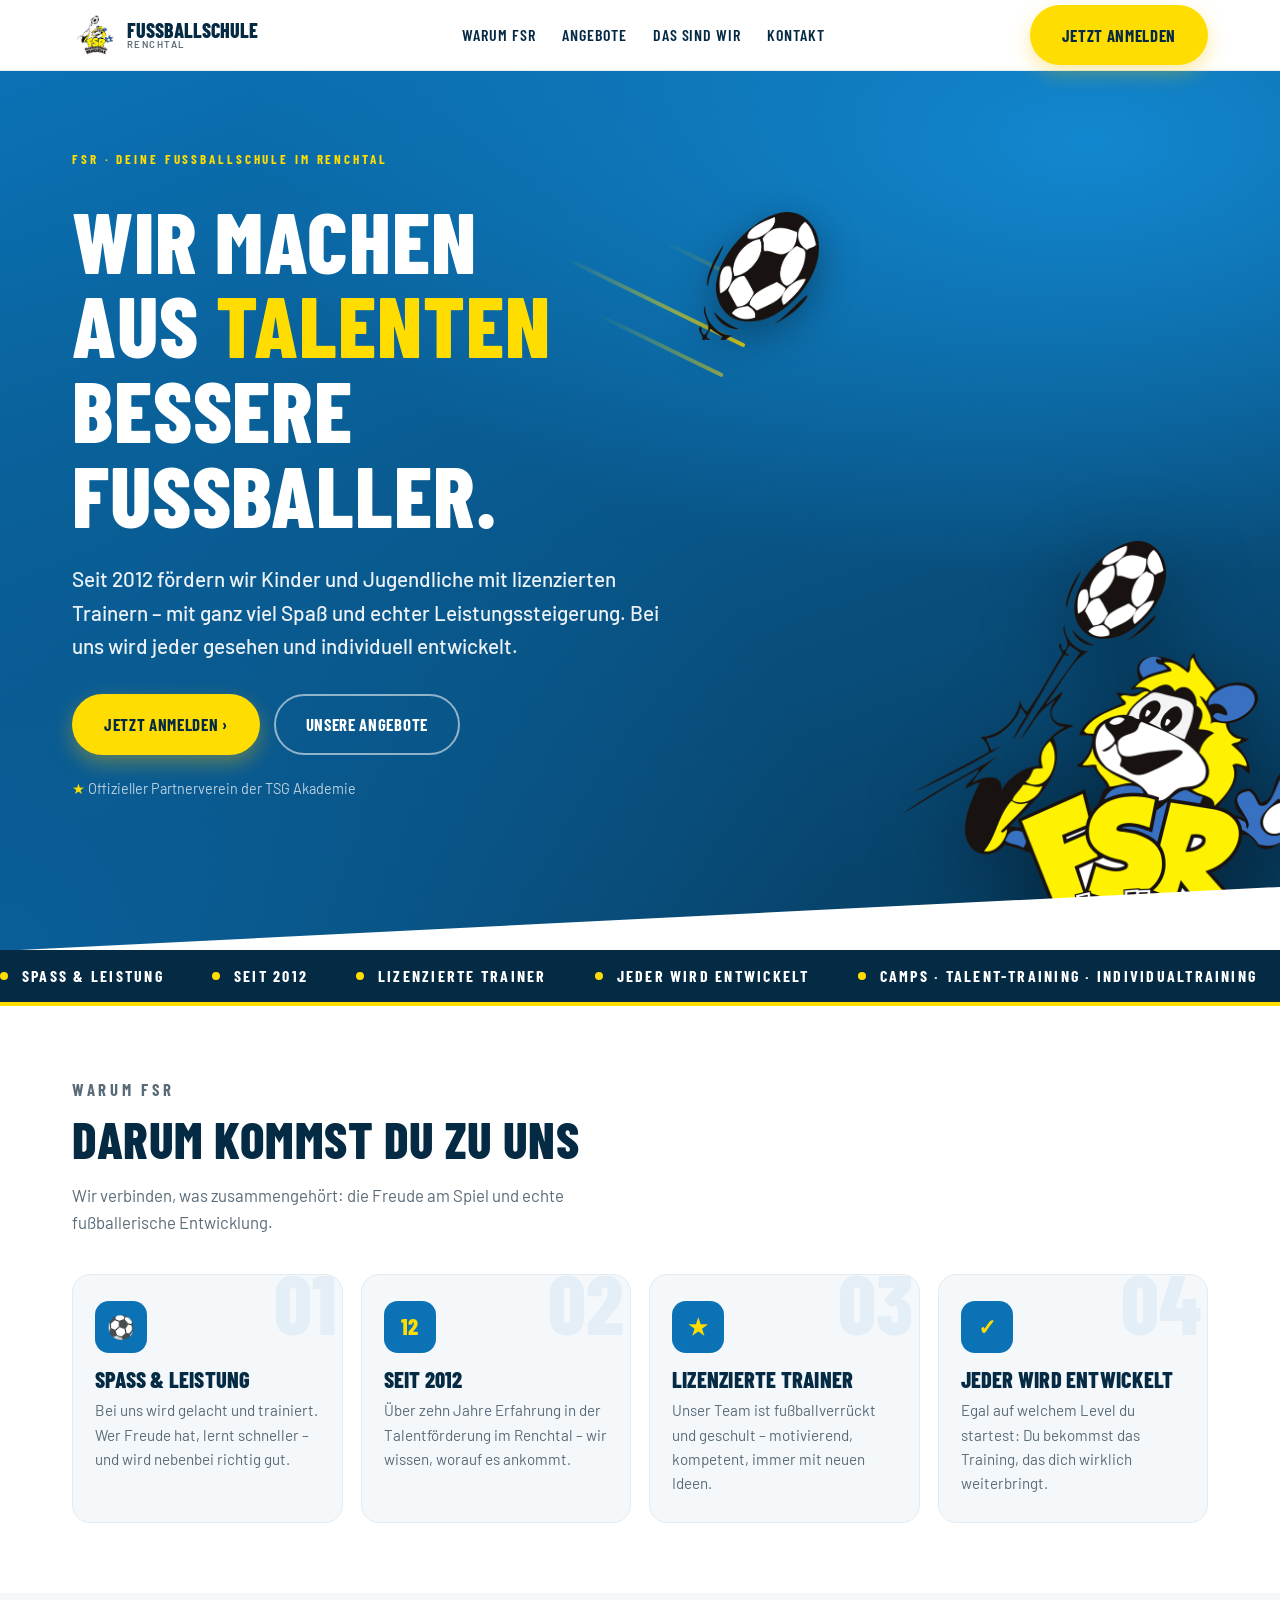
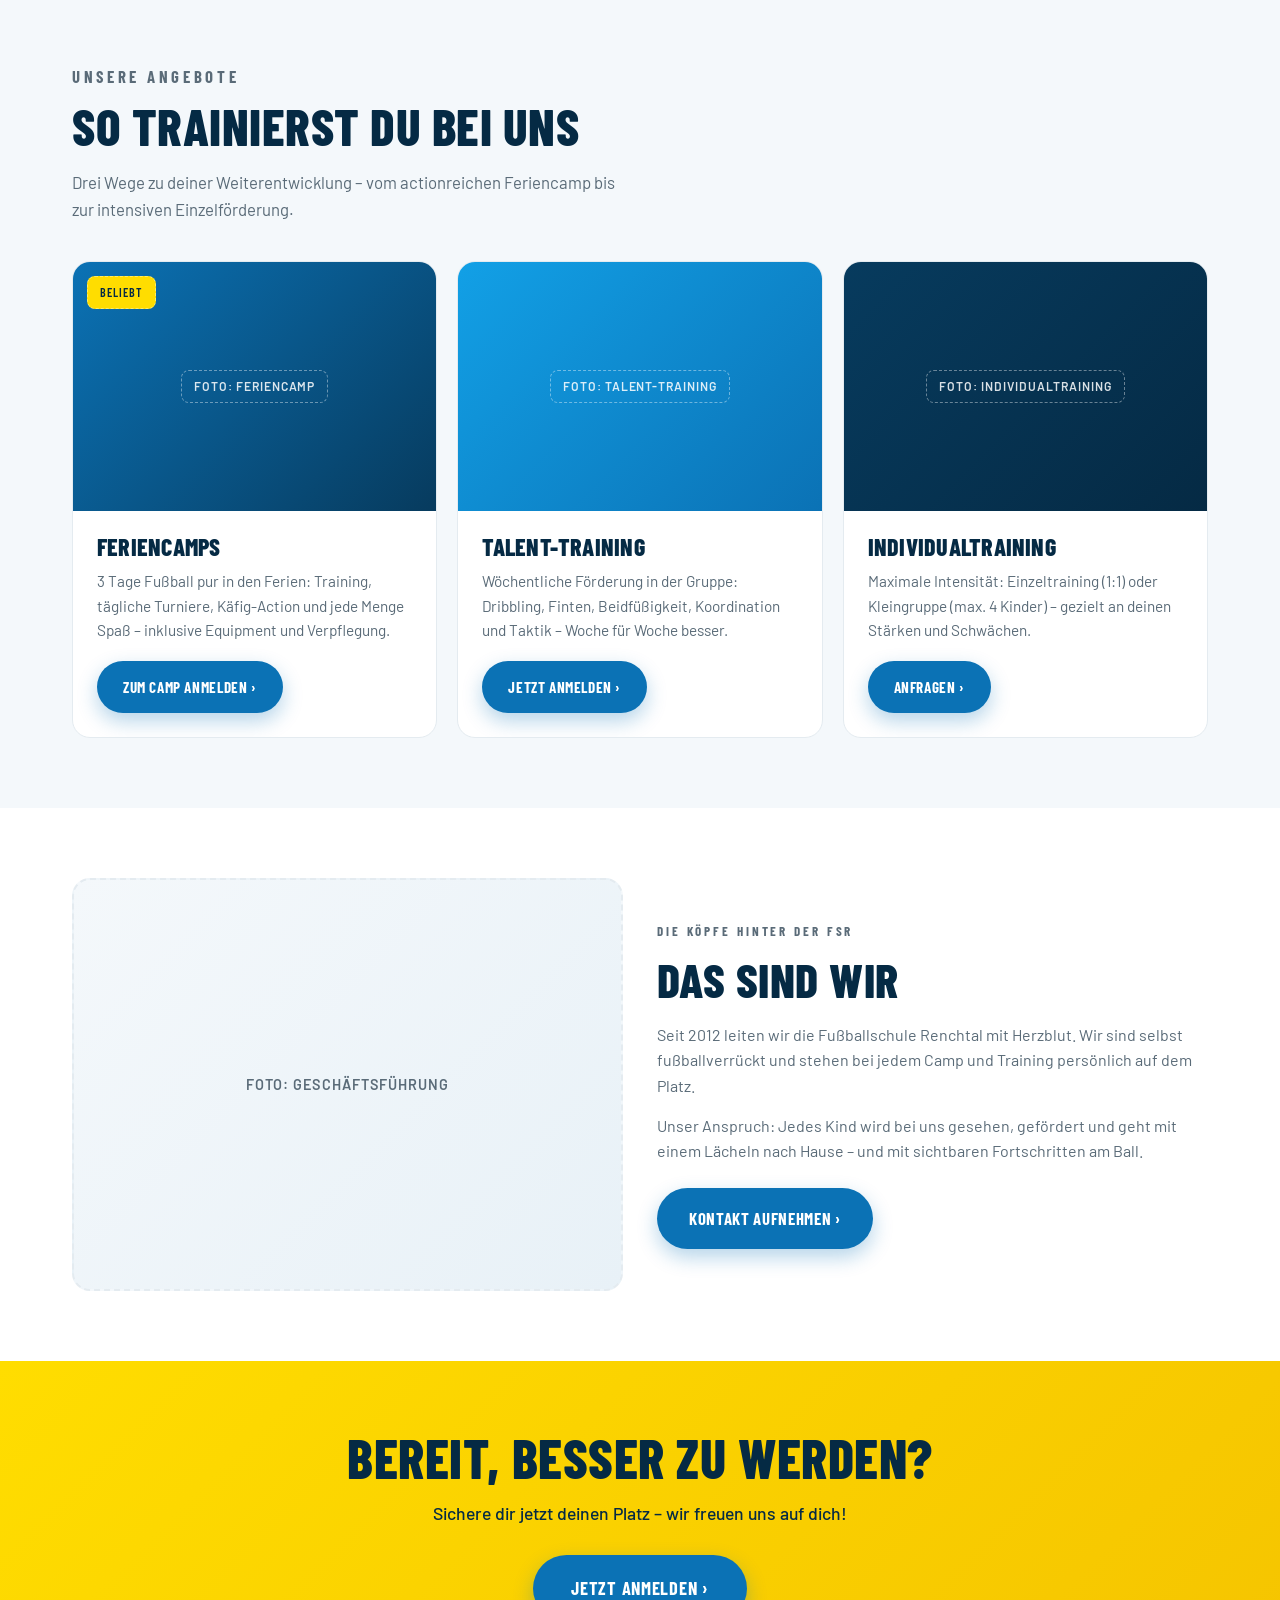
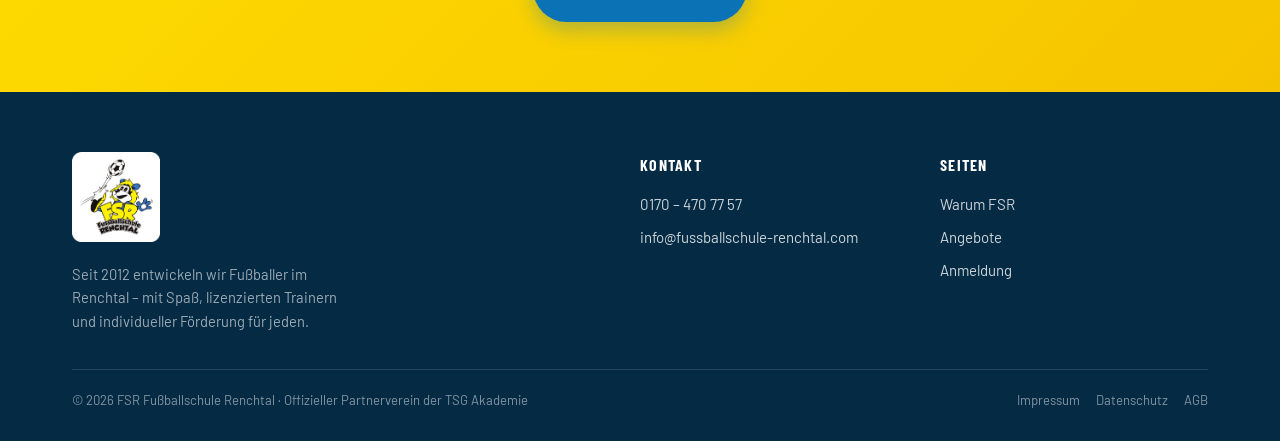
<file: index.html>
<!DOCTYPE html>
<html lang="de">
<head>
<meta charset="UTF-8">
<meta name="viewport" content="width=device-width, initial-scale=1.0">
<title>FSR Fußballschule Renchtal – Spaß & Leistung seit 2012</title>
<meta name="description" content="Feriencamps, Talent-Training und Individualtraining im Renchtal. Seit 2012. Lizenzierte Trainer. Jeder wird entwickelt.">
<link rel="preconnect" href="https://fonts.googleapis.com">
<link rel="preconnect" href="https://fonts.gstatic.com" crossorigin>
<link href="https://fonts.googleapis.com/css2?family=Barlow+Condensed:wght@600;700;800&family=Barlow:wght@400;500;600;700&display=swap" rel="stylesheet">
<style>
:root{--blue:#0B72B5;--deep:#073B5E;--ink:#052A44;--yel:#FFDD00;--yeld:#F5C400;--txt:#1A2530;--grey:#5A6B78;--line:#E4EBF0;--wash:#F4F8FB;--r:18px;--sh:0 12px 34px rgba(7,59,94,.12);--shl:0 26px 60px rgba(7,59,94,.2)}
*{margin:0;padding:0;box-sizing:border-box}html{scroll-behavior:smooth}
body{font-family:'Barlow',system-ui,sans-serif;color:var(--txt);background:#fff;line-height:1.6;-webkit-font-smoothing:antialiased;overflow-x:hidden}
h1,h2,h3{font-family:'Barlow Condensed',sans-serif;font-weight:800;line-height:.98;text-transform:uppercase;letter-spacing:.01em}
.wrap{max-width:1180px;margin:0 auto;padding:0 22px}
.eyebrow{font-family:'Barlow Condensed';font-weight:700;text-transform:uppercase;letter-spacing:.22em;font-size:.82rem;color:var(--blue)}
a{color:inherit;text-decoration:none}
.btn{display:inline-flex;align-items:center;gap:.5em;font-family:'Barlow Condensed';font-weight:700;text-transform:uppercase;letter-spacing:.04em;font-size:1.05rem;padding:15px 30px;border-radius:100px;cursor:pointer;border:2px solid transparent;transition:.2s}
.btn-y{background:var(--yel);color:var(--ink);box-shadow:0 8px 20px rgba(245,196,0,.35)}
.btn-y:hover{transform:translateY(-2px);box-shadow:0 12px 28px rgba(245,196,0,.5)}
.btn-g{background:transparent;color:#fff;border-color:rgba(255,255,255,.55)}
.btn-g:hover{background:rgba(255,255,255,.12);border-color:#fff}
.btn-b{background:var(--blue);color:#fff;box-shadow:0 8px 20px rgba(11,114,181,.3)}
.btn-b:hover{transform:translateY(-2px);box-shadow:0 12px 26px rgba(11,114,181,.45)}
/* Header */
header{position:sticky;top:0;z-index:60;background:rgba(255,255,255,.93);backdrop-filter:blur(12px);border-bottom:1px solid var(--line)}
.nav{display:flex;align-items:center;justify-content:space-between;height:70px}
.brand{display:flex;align-items:center;gap:10px}
.brand img{height:46px;width:auto}
.brand span{font-family:'Barlow Condensed';font-weight:800;font-size:1.25rem;color:var(--ink);text-transform:uppercase;line-height:.95}
.brand small{display:block;font-family:'Barlow';font-weight:600;font-size:.6rem;letter-spacing:.16em;color:var(--grey)}
.menu{display:none;gap:26px;align-items:center}
.menu a{font-family:'Barlow Condensed';font-weight:600;text-transform:uppercase;letter-spacing:.06em;font-size:1rem;color:var(--ink);transition:color .15s}
.menu a:hover{color:var(--blue)}
.nav-cta{display:none}
.burger{display:flex;flex-direction:column;gap:5px;background:none;border:0;cursor:pointer;padding:8px}
.burger span{width:26px;height:3px;background:var(--ink);border-radius:3px;transition:.25s}
.burger.open span:nth-child(1){transform:translateY(8px) rotate(45deg)}
.burger.open span:nth-child(2){opacity:0}
.burger.open span:nth-child(3){transform:translateY(-8px) rotate(-45deg)}
.mmenu{display:none;flex-direction:column;background:#fff;border-bottom:1px solid var(--line);padding:8px 22px 20px}
.mmenu.show{display:flex}
.mmenu a{padding:13px 0;border-bottom:1px solid var(--line);font-family:'Barlow Condensed';font-weight:600;text-transform:uppercase;letter-spacing:.05em;font-size:1.1rem;color:var(--ink)}
.mmenu .btn{margin-top:16px;justify-content:center}
@media(min-width:960px){.menu{display:flex}.nav-cta{display:inline-flex}.burger{display:none}}
/* Hero */
.hero{position:relative;background:radial-gradient(120% 90% at 85% 8%,#1287cf 0%,transparent 55%),radial-gradient(110% 130% at 0% 100%,#0a5f98 0%,transparent 60%),linear-gradient(160deg,var(--blue) 0%,var(--deep) 100%);color:#fff;padding:78px 0 150px;overflow:hidden}
.hero .wrap{position:relative;z-index:3}
.hero .eyebrow{color:var(--yel)}
.hero h1{font-size:clamp(2.8rem,10vw,5.4rem);margin:.32em 0 .3em;max-width:13ch}
.hero h1 em{color:var(--yel);font-style:normal}
.hero p.lead{font-size:clamp(1.05rem,4vw,1.3rem);max-width:50ch;color:rgba(255,255,255,.92);font-weight:500}
.hero-cta{display:flex;flex-wrap:wrap;gap:14px;margin-top:32px}
.hero-note{margin-top:22px;font-size:.9rem;color:rgba(255,255,255,.72)}
.hero-note b{color:var(--yel)}
.fx{position:absolute;inset:0;z-index:1;pointer-events:none;overflow:hidden}
.lion{position:absolute;right:-50px;bottom:-36px;width:min(44%,430px);filter:drop-shadow(0 22px 44px rgba(0,0,0,.4));animation:breath 5s ease-in-out infinite;transform-origin:bottom right}
.ball{position:absolute;right:36%;top:16%;width:clamp(64px,10vw,120px);filter:drop-shadow(0 12px 20px rgba(0,0,0,.35));animation:fly 5.5s ease-in-out infinite}
.st{position:absolute;height:4px;border-radius:4px;background:linear-gradient(90deg,transparent,rgba(255,221,0,.85))}
.s1{right:41%;top:26%;width:200px;transform:rotate(26deg);animation:zip 5.5s ease-in-out infinite}
.s2{right:43%;top:31%;width:140px;opacity:.6;transform:rotate(26deg);animation:zip 5.5s ease-in-out infinite .18s}
.s3{right:40%;top:22%;width:110px;opacity:.4;transform:rotate(26deg);animation:zip 5.5s ease-in-out infinite .34s}
@keyframes fly{0%,100%{transform:translate(0,0) rotate(0)}50%{transform:translate(-16px,-20px) rotate(-14deg)}}
@keyframes breath{0%,100%{transform:scale(1)}50%{transform:scale(1.02)}}
@keyframes zip{0%,100%{opacity:0;transform:translateX(24px) rotate(26deg)}50%{opacity:1;transform:translateX(0) rotate(26deg)}}
@media(max-width:760px){.lion{width:60%;right:-36px;bottom:-24px;opacity:.55}.ball{right:6%;top:6%;width:76px}.st{display:none}}
.hero::after{content:"";position:absolute;left:0;right:0;bottom:-1px;height:64px;background:#fff;clip-path:polygon(0 100%,100% 0,100% 100%);z-index:2}
/* Ticker */
.ticker{background:var(--ink);color:#fff;overflow:hidden;padding:13px 0;border-bottom:4px solid var(--yel)}
.tk{display:flex;gap:48px;white-space:nowrap;animation:scroll 26s linear infinite;font-family:'Barlow Condensed';font-weight:700;text-transform:uppercase;letter-spacing:.14em;font-size:1rem}
.tk span{display:flex;align-items:center;gap:14px}
.tk i{width:8px;height:8px;border-radius:50%;background:var(--yel);flex:none}
@keyframes scroll{to{transform:translateX(-50%)}}
/* Sections */
section{padding:70px 0}
.shead{max-width:62ch;margin-bottom:38px}
.shead h2{font-size:clamp(2rem,7vw,3.2rem);color:var(--ink);margin:.22em 0 .35em}
.shead p{color:var(--grey);font-size:1.05rem}
/* Warum */
.wgrid{display:grid;grid-template-columns:1fr;gap:18px}
@media(min-width:640px){.wgrid{grid-template-columns:1fr 1fr}}
@media(min-width:980px){.wgrid{grid-template-columns:repeat(4,1fr)}}
.wcard{background:var(--wash);border:1px solid var(--line);border-radius:var(--r);padding:26px 22px;transition:.22s;position:relative;overflow:hidden}
.wcard:hover{transform:translateY(-6px);box-shadow:var(--shl);border-color:transparent}
.wcard .num{position:absolute;top:-14px;right:6px;font-family:'Barlow Condensed';font-weight:800;font-size:5.2rem;color:rgba(11,114,181,.07);line-height:1}
.wcard .ic{width:52px;height:52px;border-radius:14px;background:var(--blue);color:var(--yel);display:grid;place-items:center;margin-bottom:16px;font-family:'Barlow Condensed';font-weight:800;font-size:1.4rem}
.wcard h3{font-size:1.4rem;color:var(--ink);margin-bottom:8px}
.wcard p{color:var(--grey);font-size:.95rem}
/* Angebote */
.angebote{background:var(--wash)}
.cards{display:grid;grid-template-columns:1fr;gap:20px}
@media(min-width:760px){.cards{grid-template-columns:repeat(3,1fr)}}
.card{background:#fff;border:1px solid var(--line);border-radius:var(--r);overflow:hidden;display:flex;flex-direction:column;transition:.22s}
.card:hover{transform:translateY(-6px);box-shadow:var(--shl);border-color:transparent}
.ph{aspect-ratio:16/11;position:relative;display:grid;place-items:center;color:rgba(255,255,255,.85);background:linear-gradient(135deg,var(--blue),var(--deep))}
.ph.a{background:linear-gradient(135deg,#12A0E6,var(--blue))}
.ph.b{background:linear-gradient(135deg,var(--deep),var(--ink))}
.ph span{font-size:.76rem;font-weight:600;letter-spacing:.08em;text-transform:uppercase;border:1px dashed rgba(255,255,255,.4);padding:6px 12px;border-radius:8px}
.tag{position:absolute;top:14px;left:14px;background:var(--yel);color:var(--ink);font-family:'Barlow Condensed';font-weight:700;text-transform:uppercase;letter-spacing:.06em;font-size:.72rem;padding:4px 10px;border-radius:100px}
.cbody{padding:24px;display:flex;flex-direction:column;flex:1}
.cbody h3{font-size:1.5rem;color:var(--ink);margin-bottom:10px}
.cbody p{color:var(--grey);font-size:.96rem;flex:1}
.cbody .btn{margin-top:18px;align-self:flex-start;font-size:.95rem;padding:12px 24px}
/* Das sind wir */
.about{display:grid;grid-template-columns:1fr;gap:34px;align-items:center}
@media(min-width:860px){.about{grid-template-columns:1fr 1fr}}
.aph{aspect-ratio:4/3;border-radius:var(--r);background:linear-gradient(135deg,var(--wash),#E8F1F7);border:2px dashed var(--line);display:grid;place-items:center;color:var(--grey);font-weight:600;font-size:.9rem;letter-spacing:.06em;text-transform:uppercase}
.about h2{font-size:clamp(2rem,6vw,3rem);color:var(--ink);margin:.2em 0 .4em}
.about p{color:var(--grey);margin-bottom:14px}
.about .btn{margin-top:10px}
/* CTA */
.band{background:linear-gradient(135deg,var(--yel),var(--yeld));color:var(--ink);text-align:center;position:relative;overflow:hidden}
.band h2{font-size:clamp(2.1rem,7vw,3.4rem);margin-bottom:14px}
.band p{font-size:1.1rem;max-width:44ch;margin:0 auto 28px;font-weight:500}
/* Footer */
footer{background:var(--ink);color:rgba(255,255,255,.8);padding:60px 0 30px}
.fgrid{display:grid;grid-template-columns:1fr;gap:32px}
@media(min-width:780px){.fgrid{grid-template-columns:2fr 1fr 1fr}}
.fbrand img{height:90px;width:auto;margin-bottom:14px}
.fbrand p{font-size:.92rem;max-width:36ch;color:rgba(255,255,255,.6)}
footer h5{font-family:'Barlow Condensed';font-weight:700;text-transform:uppercase;letter-spacing:.08em;color:#fff;font-size:1rem;margin-bottom:14px}
footer ul{list-style:none}footer li{margin-bottom:9px;font-size:.94rem}
footer a:hover{color:var(--yel)}
.fbot{border-top:1px solid rgba(255,255,255,.12);margin-top:36px;padding-top:20px;font-size:.82rem;color:rgba(255,255,255,.5);display:flex;flex-wrap:wrap;gap:8px 20px;justify-content:space-between}
.fbot nav{display:flex;gap:16px}
.reveal{opacity:0;transform:translateY(24px);transition:opacity .6s,transform .6s}
.reveal.in{opacity:1;transform:none}
@media(prefers-reduced-motion:reduce){.reveal{opacity:1;transform:none}.ball,.lion,.st,.tk{animation:none}}
</style>
</head>
<body>

<header>
  <div class="wrap nav">
    <a href="index.html" class="brand">
      <img src="fsr-logo.png" alt="FSR Logo" onerror="this.style.display='none'">
      <span>Fußballschule<small>Renchtal</small></span>
    </a>
    <nav class="menu">
      <a href="#warum">Warum FSR</a>
      <a href="#angebote">Angebote</a>
      <a href="#wir">Das sind wir</a>
      <a href="#kontakt">Kontakt</a>
    </nav>
    <a href="anmeldung.html" class="btn btn-y nav-cta">Jetzt anmelden</a>
    <button class="burger" id="bg" aria-label="Menü"><span></span><span></span><span></span></button>
  </div>
  <div class="mmenu" id="mm">
    <a href="#warum">Warum FSR</a>
    <a href="#angebote">Angebote</a>
    <a href="#wir">Das sind wir</a>
    <a href="#kontakt">Kontakt</a>
    <a href="anmeldung.html" class="btn btn-y">Jetzt anmelden</a>
  </div>
</header>

<section class="hero">
  <div class="fx" aria-hidden="true">
    <span class="st s1"></span><span class="st s2"></span><span class="st s3"></span>
    <img class="ball" src="fsr-ball.png" alt="" onerror="this.style.display='none'">
    <img class="lion" src="fsr-loewe.png" alt="" onerror="this.style.display='none'">
  </div>
  <div class="wrap">
    <p class="eyebrow">FSR · Deine Fußballschule im Renchtal</p>
    <h1>Wir machen aus <em>Talenten</em> bessere Fußballer.</h1>
    <p class="lead">Seit 2012 fördern wir Kinder und Jugendliche mit lizenzierten Trainern – mit ganz viel Spaß und echter Leistungssteigerung. Bei uns wird jeder gesehen und individuell entwickelt.</p>
    <div class="hero-cta">
      <a href="anmeldung.html" class="btn btn-y">Jetzt anmelden ›</a>
      <a href="#angebote" class="btn btn-g">Unsere Angebote</a>
    </div>
    <p class="hero-note"><b>★</b> Offizieller Partnerverein der TSG Akademie</p>
  </div>
</section>

<div class="ticker" aria-hidden="true">
  <div class="tk">
    <span><i></i>Spaß & Leistung</span><span><i></i>Seit 2012</span><span><i></i>Lizenzierte Trainer</span><span><i></i>Jeder wird entwickelt</span><span><i></i>Camps · Talent-Training · Individualtraining</span>
    <span><i></i>Spaß & Leistung</span><span><i></i>Seit 2012</span><span><i></i>Lizenzierte Trainer</span><span><i></i>Jeder wird entwickelt</span><span><i></i>Camps · Talent-Training · Individualtraining</span>
  </div>
</div>

<section id="warum">
  <div class="wrap">
    <div class="shead reveal">
      <p class="eyebrow">Warum FSR</p>
      <h2>Darum kommst du zu uns</h2>
      <p>Wir verbinden, was zusammengehört: die Freude am Spiel und echte fußballerische Entwicklung.</p>
    </div>
    <div class="wgrid">
      <div class="wcard reveal"><span class="num">01</span><div class="ic">⚽</div><h3>Spaß & Leistung</h3><p>Bei uns wird gelacht und trainiert. Wer Freude hat, lernt schneller – und wird nebenbei richtig gut.</p></div>
      <div class="wcard reveal"><span class="num">02</span><div class="ic">12</div><h3>Seit 2012</h3><p>Über zehn Jahre Erfahrung in der Talentförderung im Renchtal – wir wissen, worauf es ankommt.</p></div>
      <div class="wcard reveal"><span class="num">03</span><div class="ic">★</div><h3>Lizenzierte Trainer</h3><p>Unser Team ist fußballverrückt und geschult – motivierend, kompetent, immer mit neuen Ideen.</p></div>
      <div class="wcard reveal"><span class="num">04</span><div class="ic">✓</div><h3>Jeder wird entwickelt</h3><p>Egal auf welchem Level du startest: Du bekommst das Training, das dich wirklich weiterbringt.</p></div>
    </div>
  </div>
</section>

<section class="angebote" id="angebote">
  <div class="wrap">
    <div class="shead reveal">
      <p class="eyebrow">Unsere Angebote</p>
      <h2>So trainierst du bei uns</h2>
      <p>Drei Wege zu deiner Weiterentwicklung – vom actionreichen Feriencamp bis zur intensiven Einzelförderung.</p>
    </div>
    <div class="cards">
      <div class="card reveal">
        <div class="ph"><span class="tag">Beliebt</span><span>Foto: Feriencamp</span></div>
        <div class="cbody"><h3>Feriencamps</h3><p>3 Tage Fußball pur in den Ferien: Training, tägliche Turniere, Käfig-Action und jede Menge Spaß – inklusive Equipment und Verpflegung.</p><a href="anmeldung.html" class="btn btn-b">Zum Camp anmelden ›</a></div>
      </div>
      <div class="card reveal">
        <div class="ph a"><span>Foto: Talent-Training</span></div>
        <div class="cbody"><h3>Talent-Training</h3><p>Wöchentliche Förderung in der Gruppe: Dribbling, Finten, Beidfüßigkeit, Koordination und Taktik – Woche für Woche besser.</p><a href="anmeldung.html" class="btn btn-b">Jetzt anmelden ›</a></div>
      </div>
      <div class="card reveal">
        <div class="ph b"><span>Foto: Individualtraining</span></div>
        <div class="cbody"><h3>Individualtraining</h3><p>Maximale Intensität: Einzeltraining (1:1) oder Kleingruppe (max. 4 Kinder) – gezielt an deinen Stärken und Schwächen.</p><a href="anmeldung.html" class="btn btn-b">Anfragen ›</a></div>
      </div>
    </div>
  </div>
</section>

<section id="wir">
  <div class="wrap about">
    <div class="aph reveal">Foto: Geschäftsführung</div>
    <div class="reveal">
      <p class="eyebrow">Die Köpfe hinter der FSR</p>
      <h2>Das sind wir</h2>
      <p>Seit 2012 leiten wir die Fußballschule Renchtal mit Herzblut. Wir sind selbst fußballverrückt und stehen bei jedem Camp und Training persönlich auf dem Platz.</p>
      <p>Unser Anspruch: Jedes Kind wird bei uns gesehen, gefördert und geht mit einem Lächeln nach Hause – und mit sichtbaren Fortschritten am Ball.</p>
      <a href="anmeldung.html" class="btn btn-b">Kontakt aufnehmen ›</a>
    </div>
  </div>
</section>

<section class="band">
  <div class="wrap">
    <h2>Bereit, besser zu werden?</h2>
    <p>Sichere dir jetzt deinen Platz – wir freuen uns auf dich!</p>
    <a href="anmeldung.html" class="btn btn-b" style="font-size:1.15rem;padding:17px 36px">Jetzt anmelden ›</a>
  </div>
</section>

<footer id="kontakt">
  <div class="wrap">
    <div class="fgrid">
      <div class="fbrand">
        <img src="fsr-logo.png" alt="FSR Logo" onerror="this.style.display='none'">
        <p>Seit 2012 entwickeln wir Fußballer im Renchtal – mit Spaß, lizenzierten Trainern und individueller Förderung für jeden.</p>
      </div>
      <div>
        <h5>Kontakt</h5>
        <ul>
          <li><a href="tel:01704707757">0170 – 470 77 57</a></li>
          <li><a href="mailto:info@fussballschule-renchtal.com">info@fussballschule-renchtal.com</a></li>
        </ul>
      </div>
      <div>
        <h5>Seiten</h5>
        <ul>
          <li><a href="#warum">Warum FSR</a></li>
          <li><a href="#angebote">Angebote</a></li>
          <li><a href="anmeldung.html">Anmeldung</a></li>
        </ul>
      </div>
    </div>
    <div class="fbot">
      <span>© 2026 FSR Fußballschule Renchtal · Offizieller Partnerverein der TSG Akademie</span>
      <nav>
        <a href="impressum.html">Impressum</a>
        <a href="datenschutz.html">Datenschutz</a>
        <a href="agb.html">AGB</a>
      </nav>
    </div>
  </div>
</footer>

<script>
const b=document.getElementById('bg'),m=document.getElementById('mm');
b.addEventListener('click',()=>{b.classList.toggle('open');m.classList.toggle('show')});
m.querySelectorAll('a').forEach(a=>a.addEventListener('click',()=>{b.classList.remove('open');m.classList.remove('show')}));
const io=new IntersectionObserver(e=>{e.forEach(x=>{if(x.isIntersecting){x.target.classList.add('in');io.unobserve(x.target)}})},{threshold:.12});
document.querySelectorAll('.reveal').forEach(el=>io.observe(el));
</script>
</body>
</html>
</file>
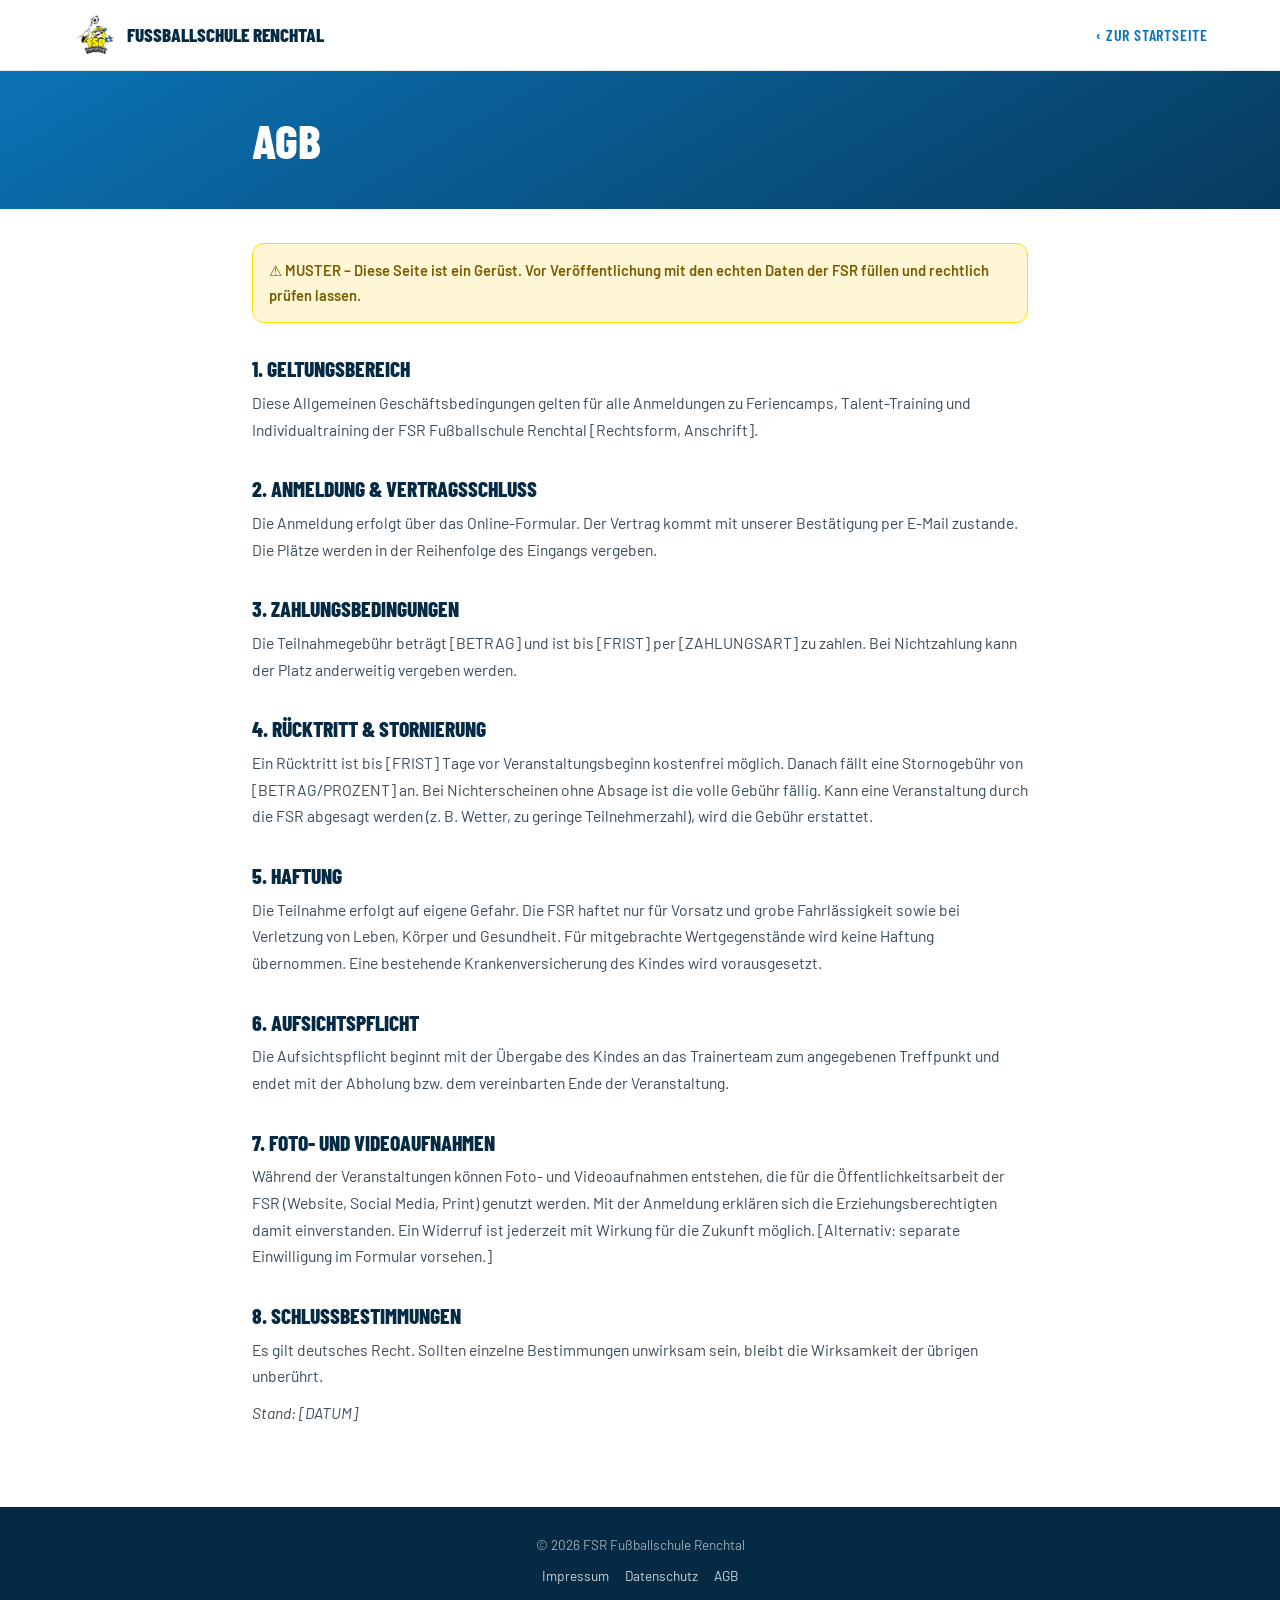
<file: agb.html>
<!DOCTYPE html><html lang="de"><head><meta charset="UTF-8"><meta name="viewport" content="width=device-width, initial-scale=1.0"><title>AGB – FSR Fußballschule Renchtal</title><link rel="preconnect" href="https://fonts.googleapis.com"><link rel="preconnect" href="https://fonts.gstatic.com" crossorigin><link href="https://fonts.googleapis.com/css2?family=Barlow+Condensed:wght@700;800&family=Barlow:wght@400;500;600&display=swap" rel="stylesheet"><style>
:root{--blue:#0B72B5;--deep:#073B5E;--ink:#052A44;--yel:#FFDD00;--grey:#5A6B78;--line:#E4EBF0;--wash:#F4F8FB}
*{margin:0;padding:0;box-sizing:border-box}
body{font-family:'Barlow',system-ui,sans-serif;color:#1A2530;background:#fff;line-height:1.7;-webkit-font-smoothing:antialiased}
h1,h2{font-family:'Barlow Condensed',sans-serif;font-weight:800;text-transform:uppercase;color:var(--ink);line-height:1.05}
h1{font-size:clamp(2rem,7vw,3rem)}
h2{font-size:1.35rem;margin:34px 0 10px}
p,li{color:#3A4A57;font-size:.98rem;margin-bottom:10px}
ul{padding-left:22px}
.wrap{max-width:820px;margin:0 auto;padding:0 22px}
a{color:var(--blue)}
header{position:sticky;top:0;background:rgba(255,255,255,.93);backdrop-filter:blur(12px);border-bottom:1px solid var(--line);z-index:60}
.nav{display:flex;align-items:center;justify-content:space-between;height:70px;max-width:1180px;margin:0 auto;padding:0 22px}
.brand{display:flex;align-items:center;gap:10px;text-decoration:none}
.brand img{height:46px}
.brand span{font-family:'Barlow Condensed';font-weight:800;font-size:1.2rem;color:var(--ink);text-transform:uppercase}
.back{font-family:'Barlow Condensed';font-weight:600;text-transform:uppercase;letter-spacing:.05em;color:var(--blue);text-decoration:none}
.head{background:linear-gradient(150deg,var(--blue),var(--deep));color:#fff;padding:44px 0;margin-bottom:34px}
.head h1{color:#fff}
.muster{background:#FFF6D6;border:1.5px solid var(--yel);border-radius:12px;padding:14px 16px;margin-bottom:28px;font-size:.92rem;color:#7A5B00;font-weight:600}
main{padding-bottom:70px}
footer{background:var(--ink);color:rgba(255,255,255,.6);text-align:center;padding:26px 0;font-size:.85rem}
footer nav{display:flex;gap:16px;justify-content:center;margin-top:8px}
footer a{color:rgba(255,255,255,.8);text-decoration:none}
</style></head><body><header><div class="nav"><a href="index.html" class="brand"><img src="fsr-logo.png" alt="FSR" onerror="this.style.display='none'"><span>Fußballschule Renchtal</span></a><a href="index.html" class="back">‹ Zur Startseite</a></div></header><div class="head"><div class="wrap"><h1>AGB</h1></div></div><main><div class="wrap"><div class="muster">⚠️ MUSTER – Diese Seite ist ein Gerüst. Vor Veröffentlichung mit den echten Daten der FSR füllen und rechtlich prüfen lassen.</div>
<h2>1. Geltungsbereich</h2><p>Diese Allgemeinen Geschäftsbedingungen gelten für alle Anmeldungen zu Feriencamps, Talent-Training und Individualtraining der FSR Fußballschule Renchtal [Rechtsform, Anschrift].</p>
<h2>2. Anmeldung & Vertragsschluss</h2><p>Die Anmeldung erfolgt über das Online-Formular. Der Vertrag kommt mit unserer Bestätigung per E-Mail zustande. Die Plätze werden in der Reihenfolge des Eingangs vergeben.</p>
<h2>3. Zahlungsbedingungen</h2><p>Die Teilnahmegebühr beträgt [BETRAG] und ist bis [FRIST] per [ZAHLUNGSART] zu zahlen. Bei Nichtzahlung kann der Platz anderweitig vergeben werden.</p>
<h2>4. Rücktritt & Stornierung</h2><p>Ein Rücktritt ist bis [FRIST] Tage vor Veranstaltungsbeginn kostenfrei möglich. Danach fällt eine Stornogebühr von [BETRAG/PROZENT] an. Bei Nichterscheinen ohne Absage ist die volle Gebühr fällig. Kann eine Veranstaltung durch die FSR abgesagt werden (z. B. Wetter, zu geringe Teilnehmerzahl), wird die Gebühr erstattet.</p>
<h2>5. Haftung</h2><p>Die Teilnahme erfolgt auf eigene Gefahr. Die FSR haftet nur für Vorsatz und grobe Fahrlässigkeit sowie bei Verletzung von Leben, Körper und Gesundheit. Für mitgebrachte Wertgegenstände wird keine Haftung übernommen. Eine bestehende Krankenversicherung des Kindes wird vorausgesetzt.</p>
<h2>6. Aufsichtspflicht</h2><p>Die Aufsichtspflicht beginnt mit der Übergabe des Kindes an das Trainerteam zum angegebenen Treffpunkt und endet mit der Abholung bzw. dem vereinbarten Ende der Veranstaltung.</p>
<h2>7. Foto- und Videoaufnahmen</h2><p>Während der Veranstaltungen können Foto- und Videoaufnahmen entstehen, die für die Öffentlichkeitsarbeit der FSR (Website, Social Media, Print) genutzt werden. Mit der Anmeldung erklären sich die Erziehungsberechtigten damit einverstanden. Ein Widerruf ist jederzeit mit Wirkung für die Zukunft möglich. [Alternativ: separate Einwilligung im Formular vorsehen.]</p>
<h2>8. Schlussbestimmungen</h2><p>Es gilt deutsches Recht. Sollten einzelne Bestimmungen unwirksam sein, bleibt die Wirksamkeit der übrigen unberührt.</p>
<p><em>Stand: [DATUM]</em></p>
</div></main><footer><div>© 2026 FSR Fußballschule Renchtal</div><nav><a href="impressum.html">Impressum</a><a href="datenschutz.html">Datenschutz</a><a href="agb.html">AGB</a></nav></footer></body></html>
</file>
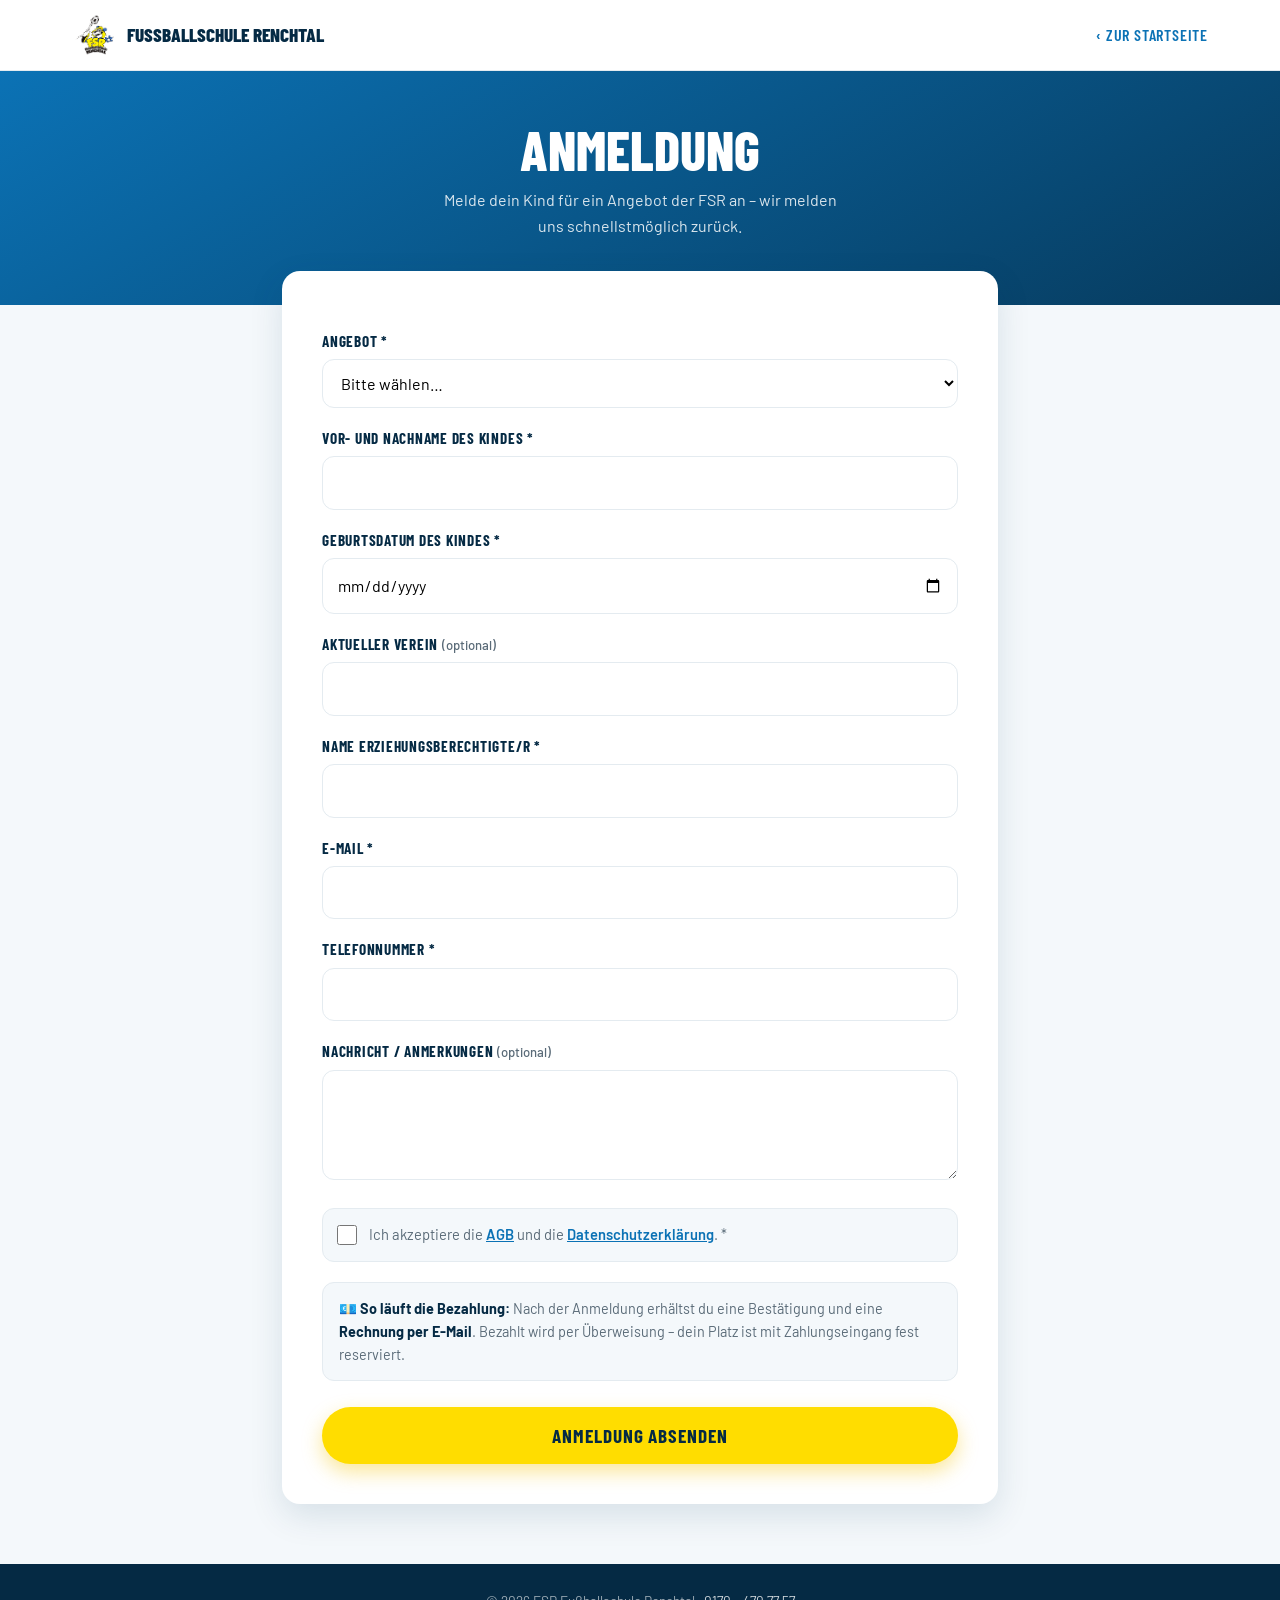
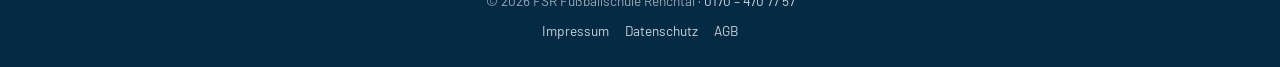
<file: anmeldung.html>
<!DOCTYPE html>
<html lang="de">
<head>
<meta charset="UTF-8">
<meta name="viewport" content="width=device-width, initial-scale=1.0">
<title>Anmeldung – FSR Fußballschule Renchtal</title>
<link rel="preconnect" href="https://fonts.googleapis.com">
<link rel="preconnect" href="https://fonts.gstatic.com" crossorigin>
<link href="https://fonts.googleapis.com/css2?family=Barlow+Condensed:wght@600;700;800&family=Barlow:wght@400;500;600;700&display=swap" rel="stylesheet">
<style>
:root{--blue:#0B72B5;--deep:#073B5E;--ink:#052A44;--yel:#FFDD00;--txt:#1A2530;--grey:#5A6B78;--line:#E4EBF0;--wash:#F4F8FB;--r:18px;--sh:0 12px 34px rgba(7,59,94,.12)}
*{margin:0;padding:0;box-sizing:border-box}
body{font-family:'Barlow',system-ui,sans-serif;color:var(--txt);background:var(--wash);line-height:1.6;-webkit-font-smoothing:antialiased}
h1,h2{font-family:'Barlow Condensed',sans-serif;font-weight:800;text-transform:uppercase;line-height:1}
.wrap{max-width:760px;margin:0 auto;padding:0 22px}
a{color:inherit;text-decoration:none}
header{position:sticky;top:0;z-index:60;background:rgba(255,255,255,.93);backdrop-filter:blur(12px);border-bottom:1px solid var(--line)}
.nav{display:flex;align-items:center;justify-content:space-between;height:70px;max-width:1180px;margin:0 auto;padding:0 22px}
.brand{display:flex;align-items:center;gap:10px}
.brand img{height:46px}
.brand span{font-family:'Barlow Condensed';font-weight:800;font-size:1.2rem;color:var(--ink);text-transform:uppercase;line-height:.95}
.back{font-family:'Barlow Condensed';font-weight:600;text-transform:uppercase;letter-spacing:.05em;color:var(--blue)}
.hero{background:linear-gradient(150deg,var(--blue),var(--deep));color:#fff;padding:52px 0 66px;text-align:center}
.hero h1{font-size:clamp(2.2rem,8vw,3.4rem)}
.hero p{margin-top:10px;color:rgba(255,255,255,.85);max-width:46ch;margin-left:auto;margin-right:auto}
.card{background:#fff;border-radius:var(--r);box-shadow:var(--sh);padding:30px 24px;margin:-34px auto 60px;position:relative}
@media(min-width:600px){.card{padding:40px}}
label{display:block;font-family:'Barlow Condensed';font-weight:700;text-transform:uppercase;letter-spacing:.05em;font-size:.95rem;color:var(--ink);margin:18px 0 6px}
label .opt{color:var(--grey);font-family:'Barlow';font-weight:500;text-transform:none;letter-spacing:0;font-size:.82rem}
input,select,textarea{width:100%;padding:13px 14px;border:1.5px solid var(--line);border-radius:12px;font:inherit;font-size:1rem;background:#fff;transition:border .15s}
input:focus,select:focus,textarea:focus{outline:none;border-color:var(--blue)}
textarea{min-height:110px;resize:vertical}
.check{display:flex;gap:12px;align-items:flex-start;margin-top:22px;background:var(--wash);border:1px solid var(--line);border-radius:12px;padding:14px}
.check input{width:20px;height:20px;margin-top:2px;flex:none}
.check span{font-size:.92rem;color:var(--grey)}
.check a{color:var(--blue);font-weight:600;text-decoration:underline}
.btn{display:block;width:100%;margin-top:26px;font-family:'Barlow Condensed';font-weight:700;text-transform:uppercase;letter-spacing:.05em;font-size:1.2rem;padding:17px;border-radius:100px;border:0;cursor:pointer;background:var(--yel);color:var(--ink);box-shadow:0 8px 20px rgba(245,196,0,.4);transition:.2s}
.btn:hover{transform:translateY(-2px)}
.btn:disabled{opacity:.5;cursor:not-allowed;transform:none}
.msg{display:none;margin-top:20px;padding:16px;border-radius:12px;font-weight:600;text-align:center}
.msg.ok{display:block;background:#E4F5E9;color:#186A3B;border:1px solid #BFE8CC}
.msg.err{display:block;background:#FDEBEC;color:#9B1C24;border:1px solid #F5C6CA}
footer{background:var(--ink);color:rgba(255,255,255,.6);text-align:center;padding:26px 0;font-size:.85rem}
footer nav{display:flex;gap:16px;justify-content:center;margin-top:8px}
footer a{color:rgba(255,255,255,.8)}
footer a:hover{color:var(--yel)}
</style>
</head>
<body>

<header>
  <div class="nav">
    <a href="index.html" class="brand"><img src="fsr-logo.png" alt="FSR" onerror="this.style.display='none'"><span>Fußballschule Renchtal</span></a>
    <a href="index.html" class="back">‹ Zur Startseite</a>
  </div>
</header>

<div class="hero">
  <div class="wrap">
    <h1>Anmeldung</h1>
    <p>Melde dein Kind für ein Angebot der FSR an – wir melden uns schnellstmöglich zurück.</p>
  </div>
</div>

<div class="wrap">
  <form class="card" id="f" novalidate>
    <label for="angebot">Angebot *</label>
    <select id="angebot" name="Angebot" required>
      <option value="">Bitte wählen…</option>
      <option>Feriencamp</option>
      <option>Talent-Training</option>
      <option>Individualtraining</option>
    </select>

    <label for="kind">Vor- und Nachname des Kindes *</label>
    <input id="kind" name="Kind" type="text" required autocomplete="name">

    <label for="geb">Geburtsdatum des Kindes *</label>
    <input id="geb" name="Geburtsdatum" type="date" required>

    <label for="verein">Aktueller Verein <span class="opt">(optional)</span></label>
    <input id="verein" name="Verein" type="text">

    <label for="eltern">Name Erziehungsberechtigte/r *</label>
    <input id="eltern" name="Erziehungsberechtigte" type="text" required>

    <label for="mail">E-Mail *</label>
    <input id="mail" name="email" type="email" required autocomplete="email">

    <label for="tel">Telefonnummer *</label>
    <input id="tel" name="Telefon" type="tel" required autocomplete="tel">

    <label for="msg">Nachricht / Anmerkungen <span class="opt">(optional)</span></label>
    <textarea id="msg" name="Nachricht"></textarea>

    <div class="check">
      <input type="checkbox" id="agb" required>
      <span>Ich akzeptiere die <a href="agb.html" target="_blank">AGB</a> und die <a href="datenschutz.html" target="_blank">Datenschutzerklärung</a>. *</span>
    </div>

    <div style="background:var(--wash);border:1px solid var(--line);border-radius:12px;padding:14px 16px;margin-top:20px;font-size:.9rem;color:var(--grey)"><b style="color:var(--ink)">💶 So läuft die Bezahlung:</b> Nach der Anmeldung erhältst du eine Bestätigung und eine <b style="color:var(--ink)">Rechnung per E-Mail</b>. Bezahlt wird per Überweisung – dein Platz ist mit Zahlungseingang fest reserviert.</div>
    <button class="btn" id="sub" type="submit">Anmeldung absenden</button>
    <div class="msg" id="out"></div>
  </form>
</div>

<footer>
  <div>© 2026 FSR Fußballschule Renchtal · <a href="tel:01704707757">0170 – 470 77 57</a></div>
  <nav><a href="impressum.html">Impressum</a><a href="datenschutz.html">Datenschutz</a><a href="agb.html">AGB</a></nav>
</footer>

<script>
// Angebots-Vorauswahl per URL (?angebot=...)
const p=new URLSearchParams(location.search).get('angebot');
if(p){const s=document.getElementById('angebot');[...s.options].forEach(o=>{if(o.text===p)s.value=o.text})}

const f=document.getElementById('f'),out=document.getElementById('out');
f.addEventListener('submit',function(e){
  e.preventDefault();
  out.className='msg';
  if(!f.checkValidity()){f.reportValidity();return}
  // Daten einsammeln
  const g=id=>document.getElementById(id).value.trim();
  const angebot=g('angebot'),kind=g('kind'),geb=g('geb'),verein=g('verein')||'-',
        eltern=g('eltern'),mail=g('mail'),tel=g('tel'),nachricht=g('msg')||'-';
  const betreff='FSR-Anmeldung: '+angebot+' – '+kind;
  const body=
'Neue Anmeldung über die FSR-Website\n'+
'----------------------------------------\n\n'+
'Angebot: '+angebot+'\n'+
'Name des Kindes: '+kind+'\n'+
'Geburtsdatum: '+geb+'\n'+
'Aktueller Verein: '+verein+'\n\n'+
'Erziehungsberechtigte/r: '+eltern+'\n'+
'E-Mail: '+mail+'\n'+
'Telefon: '+tel+'\n\n'+
'Nachricht: '+nachricht+'\n\n'+
'----------------------------------------\n'+
'Mit dem Absenden werden AGB und Datenschutzerklärung akzeptiert.';
  const link='mailto:info@fussballschule-renchtal.com?subject='+encodeURIComponent(betreff)+'&body='+encodeURIComponent(body);
  window.location.href=link;
  out.textContent='Fast geschafft! Dein E-Mail-Programm öffnet sich mit der fertigen Anmeldung – bitte dort nur noch auf "Senden" tippen. Falls sich nichts öffnet, schreib uns direkt an info@fussballschule-renchtal.com.';
  out.className='msg ok';
});
</script>
</body></html>
</file>
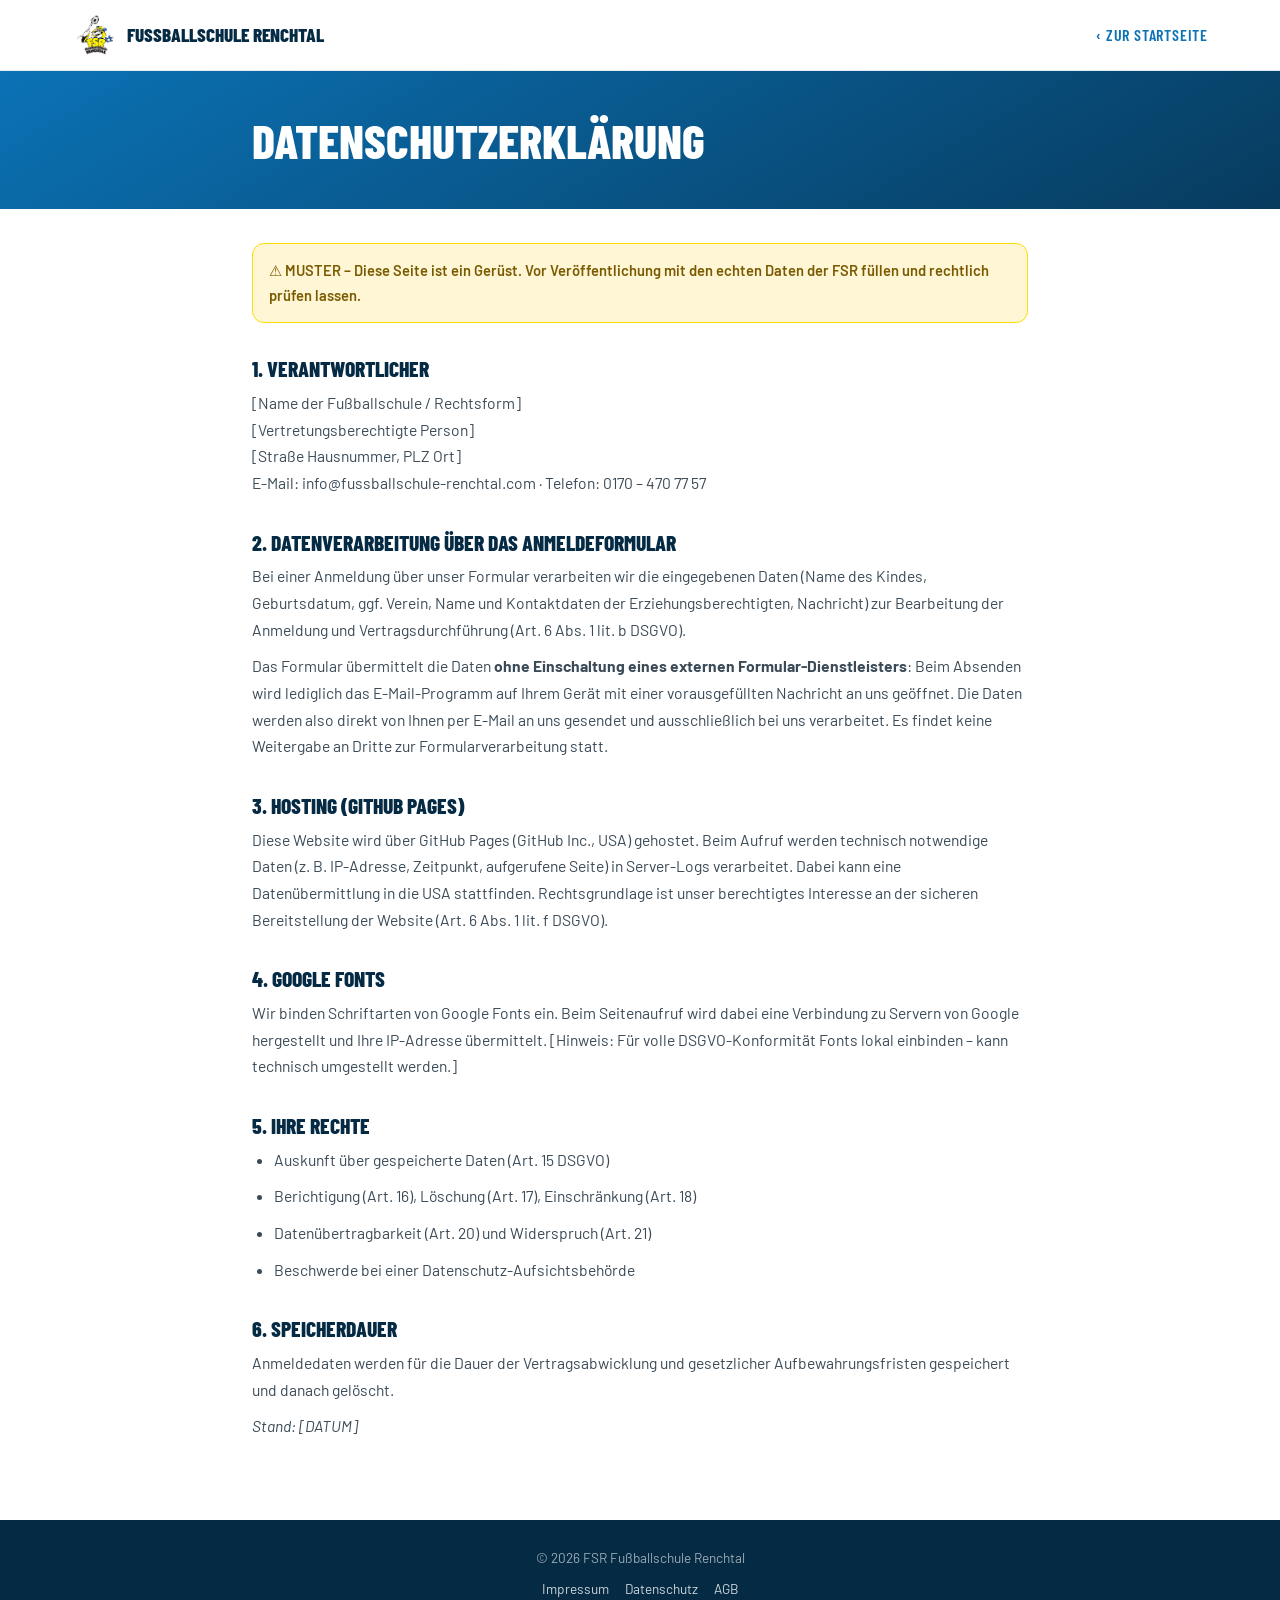
<file: datenschutz.html>
<!DOCTYPE html><html lang="de"><head><meta charset="UTF-8"><meta name="viewport" content="width=device-width, initial-scale=1.0"><title>Datenschutzerklärung – FSR Fußballschule Renchtal</title><link rel="preconnect" href="https://fonts.googleapis.com"><link rel="preconnect" href="https://fonts.gstatic.com" crossorigin><link href="https://fonts.googleapis.com/css2?family=Barlow+Condensed:wght@700;800&family=Barlow:wght@400;500;600&display=swap" rel="stylesheet"><style>
:root{--blue:#0B72B5;--deep:#073B5E;--ink:#052A44;--yel:#FFDD00;--grey:#5A6B78;--line:#E4EBF0;--wash:#F4F8FB}
*{margin:0;padding:0;box-sizing:border-box}
body{font-family:'Barlow',system-ui,sans-serif;color:#1A2530;background:#fff;line-height:1.7;-webkit-font-smoothing:antialiased}
h1,h2{font-family:'Barlow Condensed',sans-serif;font-weight:800;text-transform:uppercase;color:var(--ink);line-height:1.05}
h1{font-size:clamp(2rem,7vw,3rem)}
h2{font-size:1.35rem;margin:34px 0 10px}
p,li{color:#3A4A57;font-size:.98rem;margin-bottom:10px}
ul{padding-left:22px}
.wrap{max-width:820px;margin:0 auto;padding:0 22px}
a{color:var(--blue)}
header{position:sticky;top:0;background:rgba(255,255,255,.93);backdrop-filter:blur(12px);border-bottom:1px solid var(--line);z-index:60}
.nav{display:flex;align-items:center;justify-content:space-between;height:70px;max-width:1180px;margin:0 auto;padding:0 22px}
.brand{display:flex;align-items:center;gap:10px;text-decoration:none}
.brand img{height:46px}
.brand span{font-family:'Barlow Condensed';font-weight:800;font-size:1.2rem;color:var(--ink);text-transform:uppercase}
.back{font-family:'Barlow Condensed';font-weight:600;text-transform:uppercase;letter-spacing:.05em;color:var(--blue);text-decoration:none}
.head{background:linear-gradient(150deg,var(--blue),var(--deep));color:#fff;padding:44px 0;margin-bottom:34px}
.head h1{color:#fff}
.muster{background:#FFF6D6;border:1.5px solid var(--yel);border-radius:12px;padding:14px 16px;margin-bottom:28px;font-size:.92rem;color:#7A5B00;font-weight:600}
main{padding-bottom:70px}
footer{background:var(--ink);color:rgba(255,255,255,.6);text-align:center;padding:26px 0;font-size:.85rem}
footer nav{display:flex;gap:16px;justify-content:center;margin-top:8px}
footer a{color:rgba(255,255,255,.8);text-decoration:none}
</style></head><body><header><div class="nav"><a href="index.html" class="brand"><img src="fsr-logo.png" alt="FSR" onerror="this.style.display='none'"><span>Fußballschule Renchtal</span></a><a href="index.html" class="back">‹ Zur Startseite</a></div></header><div class="head"><div class="wrap"><h1>Datenschutzerklärung</h1></div></div><main><div class="wrap"><div class="muster">⚠️ MUSTER – Diese Seite ist ein Gerüst. Vor Veröffentlichung mit den echten Daten der FSR füllen und rechtlich prüfen lassen.</div>
<h2>1. Verantwortlicher</h2><p>[Name der Fußballschule / Rechtsform]<br>[Vertretungsberechtigte Person]<br>[Straße Hausnummer, PLZ Ort]<br>E-Mail: info@fussballschule-renchtal.com · Telefon: 0170 – 470 77 57</p>
<h2>2. Datenverarbeitung über das Anmeldeformular</h2><p>Bei einer Anmeldung über unser Formular verarbeiten wir die eingegebenen Daten (Name des Kindes, Geburtsdatum, ggf. Verein, Name und Kontaktdaten der Erziehungsberechtigten, Nachricht) zur Bearbeitung der Anmeldung und Vertragsdurchführung (Art. 6 Abs. 1 lit. b DSGVO).</p>
<p>Das Formular übermittelt die Daten <strong>ohne Einschaltung eines externen Formular-Dienstleisters</strong>: Beim Absenden wird lediglich das E-Mail-Programm auf Ihrem Gerät mit einer vorausgefüllten Nachricht an uns geöffnet. Die Daten werden also direkt von Ihnen per E-Mail an uns gesendet und ausschließlich bei uns verarbeitet. Es findet keine Weitergabe an Dritte zur Formularverarbeitung statt.</p>
<h2>3. Hosting (GitHub Pages)</h2><p>Diese Website wird über GitHub Pages (GitHub Inc., USA) gehostet. Beim Aufruf werden technisch notwendige Daten (z. B. IP-Adresse, Zeitpunkt, aufgerufene Seite) in Server-Logs verarbeitet. Dabei kann eine Datenübermittlung in die USA stattfinden. Rechtsgrundlage ist unser berechtigtes Interesse an der sicheren Bereitstellung der Website (Art. 6 Abs. 1 lit. f DSGVO).</p>
<h2>4. Google Fonts</h2><p>Wir binden Schriftarten von Google Fonts ein. Beim Seitenaufruf wird dabei eine Verbindung zu Servern von Google hergestellt und Ihre IP-Adresse übermittelt. [Hinweis: Für volle DSGVO-Konformität Fonts lokal einbinden – kann technisch umgestellt werden.]</p>
<h2>5. Ihre Rechte</h2><ul><li>Auskunft über gespeicherte Daten (Art. 15 DSGVO)</li><li>Berichtigung (Art. 16), Löschung (Art. 17), Einschränkung (Art. 18)</li><li>Datenübertragbarkeit (Art. 20) und Widerspruch (Art. 21)</li><li>Beschwerde bei einer Datenschutz-Aufsichtsbehörde</li></ul>
<h2>6. Speicherdauer</h2><p>Anmeldedaten werden für die Dauer der Vertragsabwicklung und gesetzlicher Aufbewahrungsfristen gespeichert und danach gelöscht.</p>
<p><em>Stand: [DATUM]</em></p>
</div></main><footer><div>© 2026 FSR Fußballschule Renchtal</div><nav><a href="impressum.html">Impressum</a><a href="datenschutz.html">Datenschutz</a><a href="agb.html">AGB</a></nav></footer></body></html>
</file>
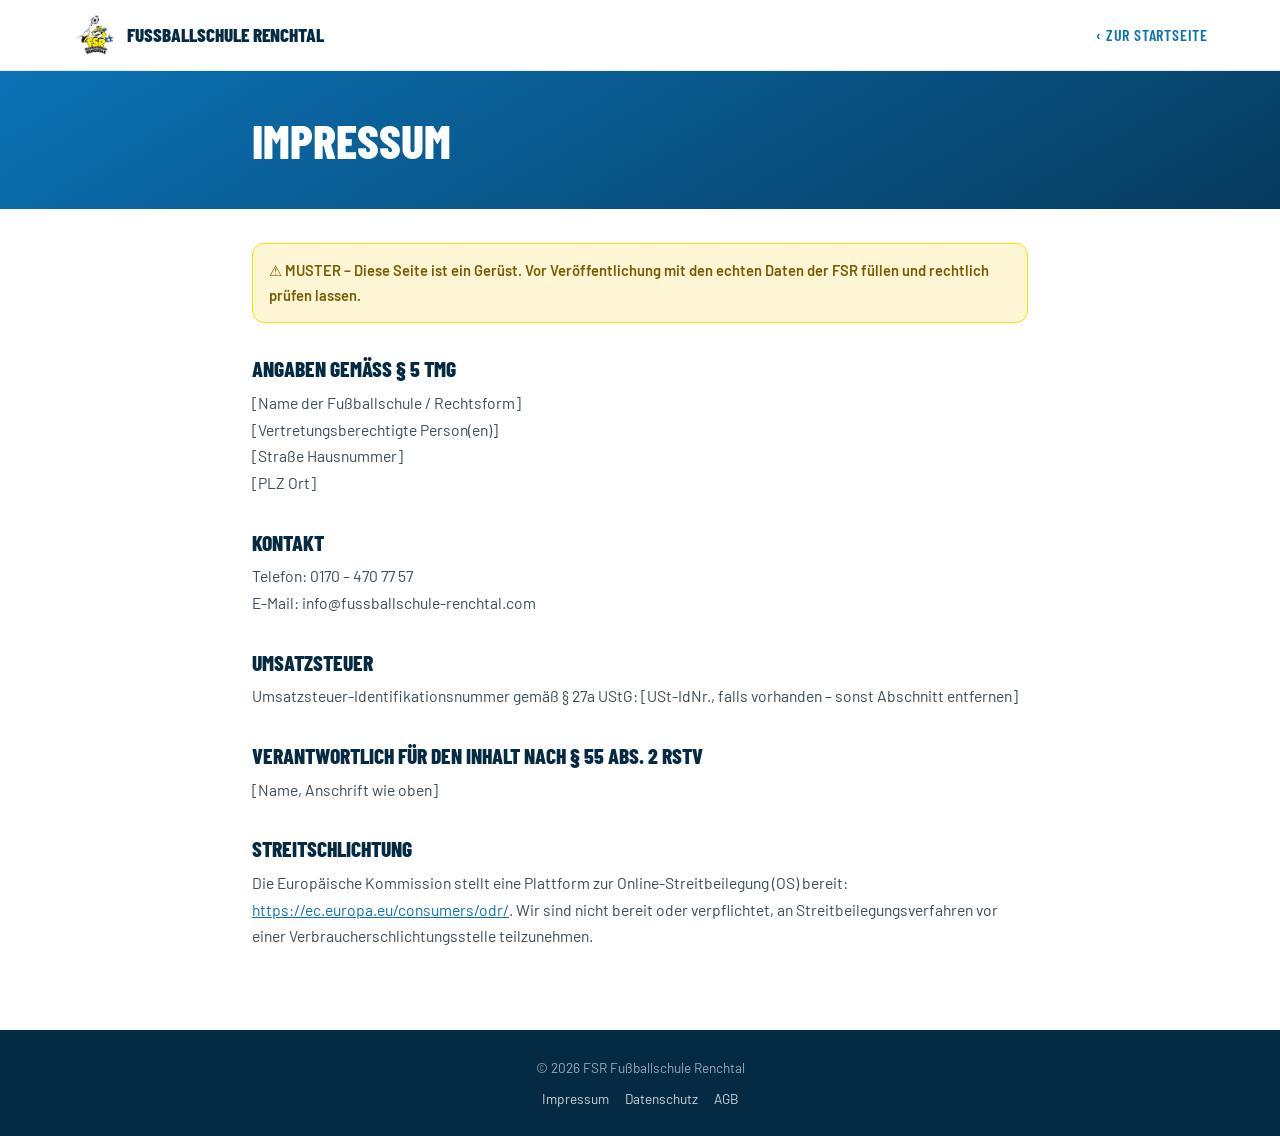
<file: impressum.html>
<!DOCTYPE html><html lang="de"><head><meta charset="UTF-8"><meta name="viewport" content="width=device-width, initial-scale=1.0"><title>Impressum – FSR Fußballschule Renchtal</title><link rel="preconnect" href="https://fonts.googleapis.com"><link rel="preconnect" href="https://fonts.gstatic.com" crossorigin><link href="https://fonts.googleapis.com/css2?family=Barlow+Condensed:wght@700;800&family=Barlow:wght@400;500;600&display=swap" rel="stylesheet"><style>
:root{--blue:#0B72B5;--deep:#073B5E;--ink:#052A44;--yel:#FFDD00;--grey:#5A6B78;--line:#E4EBF0;--wash:#F4F8FB}
*{margin:0;padding:0;box-sizing:border-box}
body{font-family:'Barlow',system-ui,sans-serif;color:#1A2530;background:#fff;line-height:1.7;-webkit-font-smoothing:antialiased}
h1,h2{font-family:'Barlow Condensed',sans-serif;font-weight:800;text-transform:uppercase;color:var(--ink);line-height:1.05}
h1{font-size:clamp(2rem,7vw,3rem)}
h2{font-size:1.35rem;margin:34px 0 10px}
p,li{color:#3A4A57;font-size:.98rem;margin-bottom:10px}
ul{padding-left:22px}
.wrap{max-width:820px;margin:0 auto;padding:0 22px}
a{color:var(--blue)}
header{position:sticky;top:0;background:rgba(255,255,255,.93);backdrop-filter:blur(12px);border-bottom:1px solid var(--line);z-index:60}
.nav{display:flex;align-items:center;justify-content:space-between;height:70px;max-width:1180px;margin:0 auto;padding:0 22px}
.brand{display:flex;align-items:center;gap:10px;text-decoration:none}
.brand img{height:46px}
.brand span{font-family:'Barlow Condensed';font-weight:800;font-size:1.2rem;color:var(--ink);text-transform:uppercase}
.back{font-family:'Barlow Condensed';font-weight:600;text-transform:uppercase;letter-spacing:.05em;color:var(--blue);text-decoration:none}
.head{background:linear-gradient(150deg,var(--blue),var(--deep));color:#fff;padding:44px 0;margin-bottom:34px}
.head h1{color:#fff}
.muster{background:#FFF6D6;border:1.5px solid var(--yel);border-radius:12px;padding:14px 16px;margin-bottom:28px;font-size:.92rem;color:#7A5B00;font-weight:600}
main{padding-bottom:70px}
footer{background:var(--ink);color:rgba(255,255,255,.6);text-align:center;padding:26px 0;font-size:.85rem}
footer nav{display:flex;gap:16px;justify-content:center;margin-top:8px}
footer a{color:rgba(255,255,255,.8);text-decoration:none}
</style></head><body><header><div class="nav"><a href="index.html" class="brand"><img src="fsr-logo.png" alt="FSR" onerror="this.style.display='none'"><span>Fußballschule Renchtal</span></a><a href="index.html" class="back">‹ Zur Startseite</a></div></header><div class="head"><div class="wrap"><h1>Impressum</h1></div></div><main><div class="wrap"><div class="muster">⚠️ MUSTER – Diese Seite ist ein Gerüst. Vor Veröffentlichung mit den echten Daten der FSR füllen und rechtlich prüfen lassen.</div>
<h2>Angaben gemäß § 5 TMG</h2>
<p>[Name der Fußballschule / Rechtsform]<br>[Vertretungsberechtigte Person(en)]<br>[Straße Hausnummer]<br>[PLZ Ort]</p>
<h2>Kontakt</h2>
<p>Telefon: 0170 – 470 77 57<br>E-Mail: info@fussballschule-renchtal.com</p>
<h2>Umsatzsteuer</h2>
<p>Umsatzsteuer-Identifikationsnummer gemäß § 27a UStG: [USt-IdNr., falls vorhanden – sonst Abschnitt entfernen]</p>
<h2>Verantwortlich für den Inhalt nach § 55 Abs. 2 RStV</h2>
<p>[Name, Anschrift wie oben]</p>
<h2>Streitschlichtung</h2>
<p>Die Europäische Kommission stellt eine Plattform zur Online-Streitbeilegung (OS) bereit: <a href="https://ec.europa.eu/consumers/odr/" target="_blank" rel="noopener">https://ec.europa.eu/consumers/odr/</a>. Wir sind nicht bereit oder verpflichtet, an Streitbeilegungsverfahren vor einer Verbraucherschlichtungsstelle teilzunehmen.</p>
</div></main><footer><div>© 2026 FSR Fußballschule Renchtal</div><nav><a href="impressum.html">Impressum</a><a href="datenschutz.html">Datenschutz</a><a href="agb.html">AGB</a></nav></footer></body></html>
</file>
